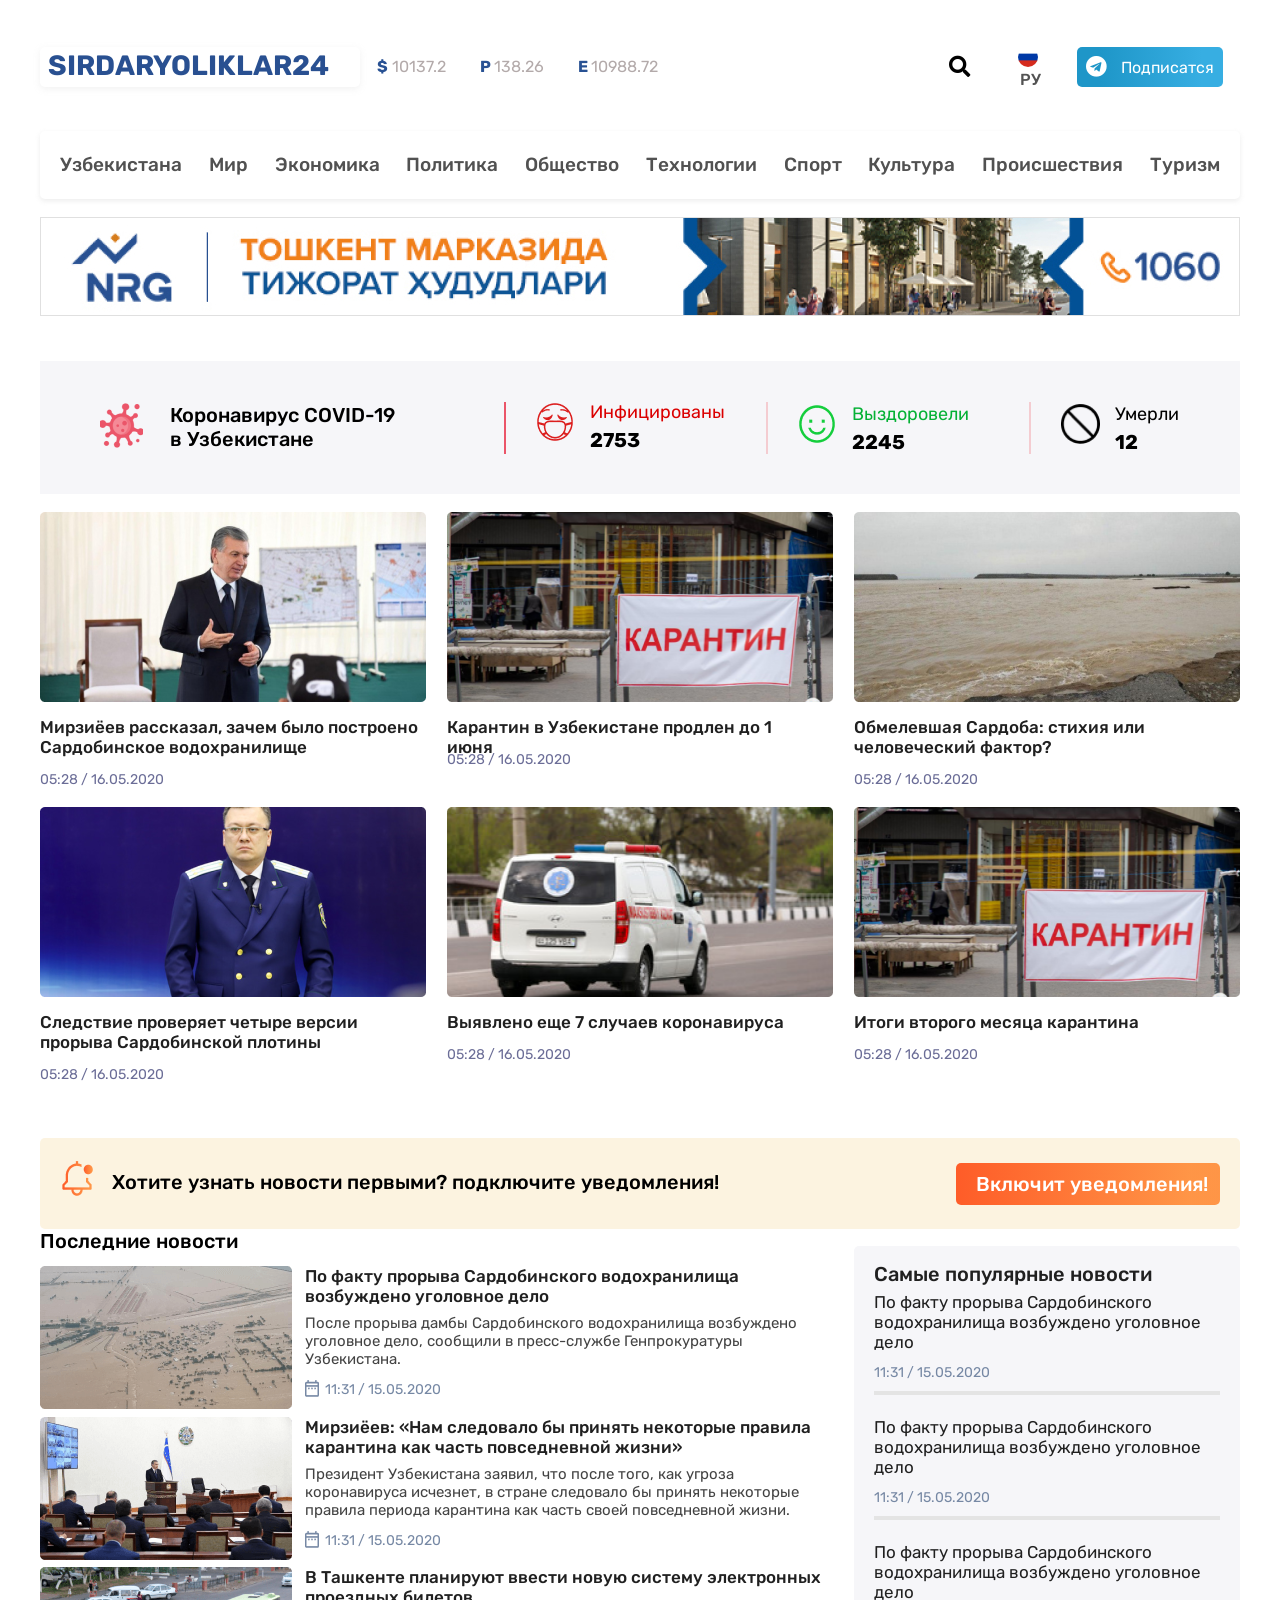
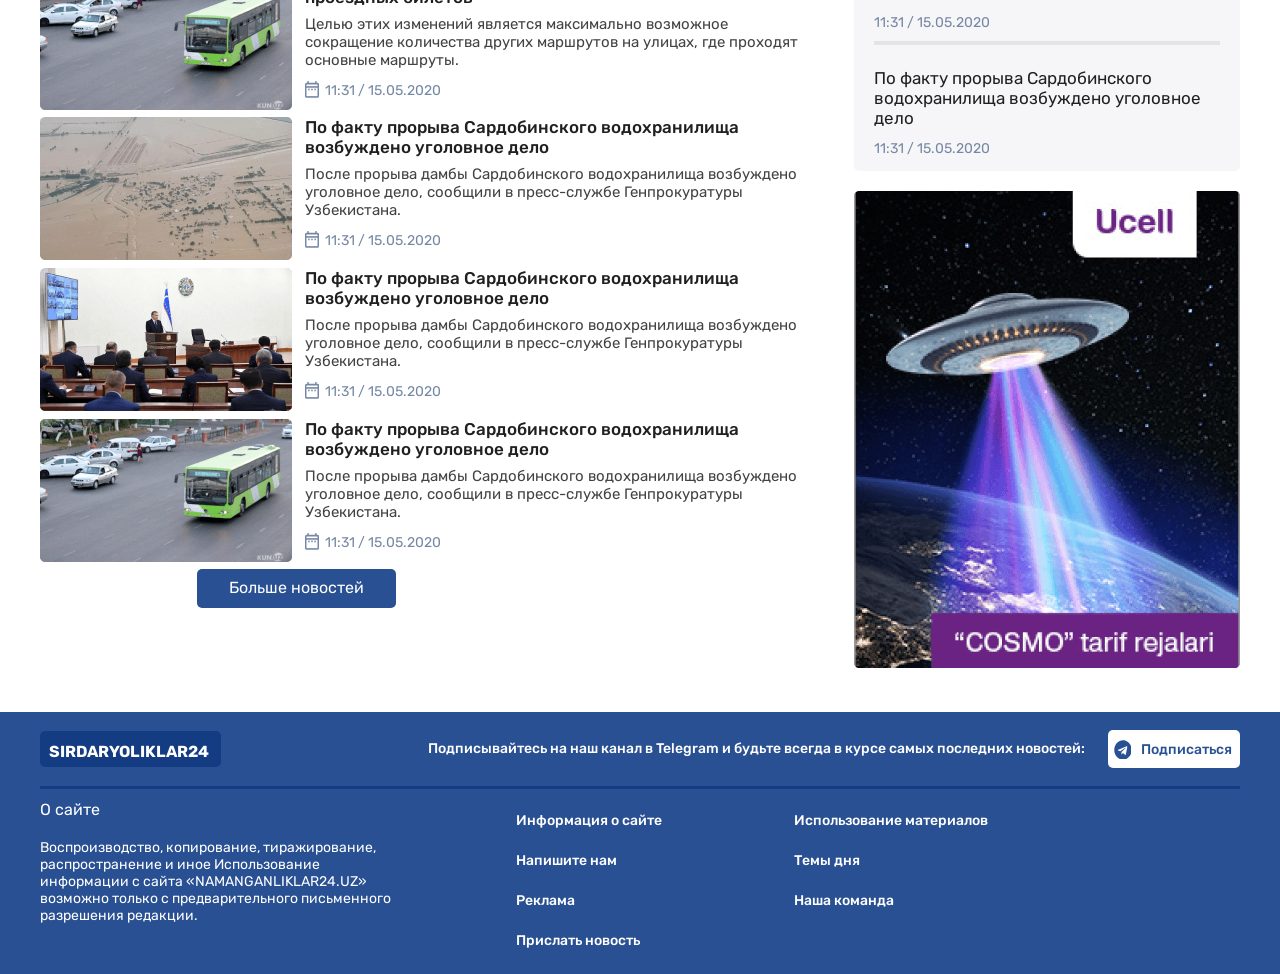
<file: index.html>
<!DOCTYPE html>
<html lang="en">
<head>
    <meta charset="UTF-8">
    <meta http-equiv="X-UA-Compatible" content="IE=edge">
    <meta name="viewport" content="width=device-width, initial-scale=1.0">
    <title>Sirdaryoliklar24</title>
    <link rel="preconnect" href="https://fonts.gstatic.com">
    <link href="https://fonts.googleapis.com/css2?family=Rubik:wght@400;500&display=swap" rel="stylesheet">
    <link rel="stylesheet" href="https://cdnjs.cloudflare.com/ajax/libs/font-awesome/5.15.3/css/all.min.css" integrity="sha512-iBBXm8fW90+nuLcSKlbmrPcLa0OT92xO1BIsZ+ywDWZCvqsWgccV3gFoRBv0z+8dLJgyAHIhR35VZc2oM/gI1w==" crossorigin="anonymous" referrerpolicy="no-referrer" />
    <link rel="stylesheet" href="./css/normilze.css">
    <link rel="stylesheet" href="./css/main.css">
</head>
<body>
    <header>
        <div class="header">
            <div class="container">
                <div class="box">
                    <div class="box__left left">
                        <a class="left__link" href="#">SIRDARYOLIKLAR24</a>
                        <p class="left__lorem"><span class="left__span">$</span> 10137.2</p>
                        <p class="left__lorem"><span class="left__span">P </span>138.26 </p>
                        <p class="left__lorem"><span class="left__span">E </span>10988.72</p>
                    </div>
                    <div class="box__right right">
                        <button class="right__button" type="submit">
                            <i class="fas fa-search  fa-lg"></i>
                        </button>
                        <button class="right__button-logo button-logo" type="submit">
                            <img class="button-logo__img" src="./img/Group1.png" style="border-radius: 50%;" alt="image">
                            <span class="button-logo__text">РУ</span>
                        </button>
                        <button class="right__button-box " type="submit">
                            <i class="fab fa-telegram fa-lg"></i>
                            Подписатся</button>

                            <div class="modal__window">
                                <!-- <button class="show">Подписаться</button> -->
                                <div class="modal">
                                    <div class="modal-window">
                                        <p class="modal__text">
                                            Подписывайтесь на наш канал в Telegram и будьте всегда в курсе самых последних новостей:</p>
                                        <button class="modal__btn"><a href="#" class="modal__link">Подписаться</a></button>
                                        <button class="btn-close"><img src="./img/emojione_heavy-multiplication-x.svg" alt="X"></button>
                                    </div>
                                </div>
                            </div>
                    </div>

                </div>
                <div class="menu-logo menu-logo">
                    <ul class="menu__logo__menu menu">
                        <li class="menu__iytms"><a class="menu__link" href="write.html">Узбекистана</a></li>
                        <li class="menu__iytms"><a class="menu__link" href="#">Мир</a></li>
                        <li class="menu__iytms"><a class="menu__link" href="#">Экономика</a></li>
                        <li class="menu__iytms"><a class="menu__link" href="./politika.html">Политика</a></li>
                        <li class="menu__iytms"><a class="menu__link" href="#">Общество</a></li>
                        <li class="menu__iytms"><a class="menu__link" href="#">Технологии</a></li>
                        <li class="menu__iytms"><a class="menu__link" href="#">Спорт</a></li>
                        <li class="menu__iytms"><a class="menu__link" href="#">Культура</a></li>
                        <li class="menu__iytms"><a class="menu__link" href="#">Происшествия</a></li>
                        <li class="menu__iytms"><a class="menu__link" href="#">Туризм</a></li>
                    </ul>
                </div>
                <div class="img-logo">
                    <a href="https://google.com" target="_blank">
                        <img src="./img/nrg-banner2.jpg" alt="reklama">
                    </a>
                </div>
            </div>
        </div>
    </header>

    <main class="main">
        <section>
            <div class=" container diplay bg">
                <div class="box1">
                    <p class="box_text"> Коронавирус COVID-19 в Узбекистане</p>
                </div>
                <div class="box2">
                    <p class="box_text"> Инфицированы</p>
                    <span class="span">2753</span>
                </div>
                <div class="box3">
                    <p class="box_text"> Выздоровели</p>
                    <span class="span"> 2245</span>
                </div>
                <div class="box4">
                    <p class="box_text"> Умерли</p>
                    <span class="span">12</span>
                </div>
            </div>
        </section>

        <section>
            <div class="container diplay">
                <div class="widget">
                    <a class="link" href="https://www.google.ru/" target="_blank">
                        <img class="widget_img" src="img/prezident.png" alt="prezident">
                        <p class="widget_paragirif">Мирзиёев рассказал, зачем было построено Сардобинское водохранилище</p>
                        <span class=" widget_span">05:28 / 16.05.2020</span>
                    </a>
                </div>
                <div class="widget1">
                    <a class="link" href="https://www.google.ru/" target="_blank">
                        <img class="widget_img" src="img/karantin.png" alt="prezident">
                        <p class="widget_paragirifff">Карантин в Узбекистане продлен до 1 июня</p>
                        <span class="widget_span">05:28 / 16.05.2020</span>
                    </a>
                </div>
                <div class="widget">
                    <a class="link" href="https://www.google.ru/" target="_blank">
                        <img class="widget_img" src="img/sardoba.png" alt="prezident">
                        <p class="widget_paragirif">Обмелевшая Сардоба: стихия или человеческий фактор?</p>
                        <span class=" widget_span">05:28 / 16.05.2020</span>
                    </a>
                </div>
                <div class="widget">
                    <a class="link" href="https://www.google.ru/" target="_blank">
                        <img class="widget_img" src="img/prokuror.png" alt="prezident">
                        <p class="widget_paragirif">Следствие проверяет четыре версии прорыва Сардобинской плотины</p>
                        <span class=" widget_span">05:28 / 16.05.2020</span>
                    </a>
                </div>
                <div class="widget1">
                    <a class="link" href="https://www.google.ru/" target="_blank">
                        <img class="widget_img" src="img/tez-yordam.png" alt="prezident">
                        <p class="widget_paragirifff">Выявлено еще 7 случаев коронавируса</p>
                        <span class=" widget_span">05:28 / 16.05.2020</span>
                    </a>
                </div>
                <div class="widget1">
                    <a class="link" href="https://www.google.ru/">
                        <img class="widget_img" src="img/karantin.png" alt="prezident">
                        <p class="widget_paragirifff">Итоги второго месяца карантина</p>
                        <span class=" widget_span">05:28 / 16.05.2020</span>
                    </a>
                </div>
            </div>
            <div class="container2">
                <p class="container2_text"> Хотите узнать новости первыми? подключите уведомления!</p>
                <button class="buuton" type="submit">Включит уведомления!</button>
            </div>
        </section>

        <section class="last-news">
            <div class="container">
                <h3 class="last-news__title">
                    Последние новости
                </h3>
                <div class="wrapper">
                    <div class="ls-wrapper">
                        <div class="info-1">
                            <a href="#">
                                <h4 class="info-1__title">По факту прорыва Сардобинского водохранилища возбуждено уголовное дело</h4>
                                <p class="info-1__text">После прорыва дамбы Сардобинского водохранилища возбуждено уголовное дело, сообщили в пресс-службе Генпрокуратуры Узбекистана.
                                </p>
                            </a>
                            <time class="info-1__time">11:31 / 15.05.2020</time>
                        </div>
                        <div class="info-2">
                            <a href="#">
                                <h4 class="info-2__title">Мирзиёев: «Нам следовало бы принять некоторые правила карантина как часть повседневной жизни»</h4>
                                <p class="info-2__text">Президент Узбекистана заявил, что после того, как угроза коронавируса исчезнет, в стране следовало бы принять некоторые правила периода карантина как часть своей повседневной жизни.
                                </p>
                            </a>
                            <time class="info-2__time">11:31 / 15.05.2020</time>
                        </div>
                        <div class="info-3">
                            <a href="#">
                                <h4 class="info-3__title">В Ташкенте планируют ввести новую систему электронных проездных билетов
                                </h4>
                                <p class="info-3__text">Целью этих изменений является максимально возможное сокращение количества других маршрутов на улицах, где проходят основные маршруты.</p>
                            </a>
                            <time class="info-3__time">11:31 / 15.05.2020</time>
                        </div>
                        <div class="info-1">
                            <a href="#">
                                <h4 class="info-1__title">
                                    По факту прорыва Сардобинского водохранилища
                                    возбуждено уголовное дело</h4>
                                <p class="info-1__text">После прорыва дамбы Сардобинского водохранилища возбуждено уголовное дело, сообщили в пресс-службе Генпрокуратуры Узбекистана.
                                </p>
                            </a>
                            <time class="info-1__time">11:31 / 15.05.2020</time>
                        </div>
                        <div class="info-2">
                            <a href="#">
                                <h4 class="info-2__title"> По факту прорыва Сардобинского водохранилища возбуждено уголовное дело</h4>
                                <p class="info-2__text">После прорыва дамбы Сардобинского водохранилища возбуждено уголовное дело, сообщили в пресс-службе Генпрокуратуры Узбекистана. </p>
                            </a>
                            <time class="info-2__time">11:31 / 15.05.2020</time>
                        </div>
                        <div class="info-3">
                            <a href="#">
                                <h4 class="info-3__title">По факту прорыва Сардобинского водохранилища возбуждено уголовное дело</h4>
                                <p class="info-3__text">После прорыва дамбы Сардобинского водохранилища возбуждено уголовное дело, сообщили в пресс-службе Генпрокуратуры Узбекистана.
                                </p>
                            </a>
                            <time class="info-3__time">11:31 / 15.05.2020</time>
                        </div>
                        <p class="ls-wrapper__link">
                            <a class="ls-link__item" href="#">Больше новостей</a>
                        </p>
                    </div>
                    <acide>
                        <div class="rs-wrapper">
                            <h3 class="rs__title">Cамые популярные новости</h3>
                            <div class="best-info">
                                <p class="best-info__text">
                                    <a href="#">По факту прорыва Сардобинского водохранилища возбуждено уголовное дело</a>
                                </p>
                                <time class="best-info__time">11:31 / 15.05.2020</time>
                            </div>
                            <div class="best-info">
                                <p class="best-info__text"><a href="#">По факту прорыва Сардобинского водохранилища возбуждено уголовное дело</a></p>
                                <time class="best-info__time">11:31 / 15.05.2020</time>
                            </div>
                            <div class="best-info">
                                <p class="best-info__text"><a href="#">По факту прорыва Сардобинского водохранилища возбуждено уголовное дело</a></p>
                                <time class="best-info__time">11:31 / 15.05.2020</time>
                            </div>
                            <div class="best-info">
                                <p class="best-info__text"><a href="#">По факту прорыва Сардобинского водохранилища возбуждено уголовное дело</a></p>
                                <time class="best-info__time-plus">11:31 / 15.05.2020</time>
                            </div>
                        </div>
                        <a href="https://ucell.uz" target="_blank">
                            <img class="best-info__image" src="./img/41ucell.png" srcset="./img/41ucell.png 1x, ./img/41ucell@2x.png 2x" alt="ucell">
                        </a>
                    </acide>
                </div>
            </div>
        </section>
    </main>


    <footer class="footer">
        <div class="footer__container">
            <div class="footer__up">
                <h2 class="footer__heading">SIRDARYOLIKLAR24</h2>
                <p class="footer__text">Подписывайтесь на наш канал в Telegram и будьте всегда в курсе самых последних новостей:</p>
                <button class="btn"><a href="#" class="footer__link">Подписаться</a></button>
            </div>
            <hr class="footer__line">
            <div class="footer__down">
                <div class="info">
                    <p class="info__text">О сайте</p>
                    <p class="text">Воспроизводство, копирование, тиражирование, распространение и иное Использование информации с сайта «NAMANGANLIKLAR24.UZ» возможно только с предварительного письменного разрешения редакции.</p>
                </div>
                <div class="footer__text">
                    <ul class="footer__menu">
                        <li><a class="menu__link" href="#">Информация о сайте </a></li>
                        <li><a class="menu__link" href="./cantacts.html">Напишите нам</a></li>
                        <li><a class="menu__link" href="#">Реклама </a></li>
                        <li><a class="menu__link" href="#">Прислать новость </a></li>
                    </ul>
                </div>
                <div class="footer__text">
                    <ul class="footer__menu">
                        <li><a class="menu__link" href="#">Использование материалов </a></li>
                        <li><a class="menu__link" href="#">Темы дня</a></li>
                        <li><a class="menu__link" href="#">Наша команда</a></li>
                </div>
            </div>
    
        </div>
    
    </footer>
</body>
</html>
</file>
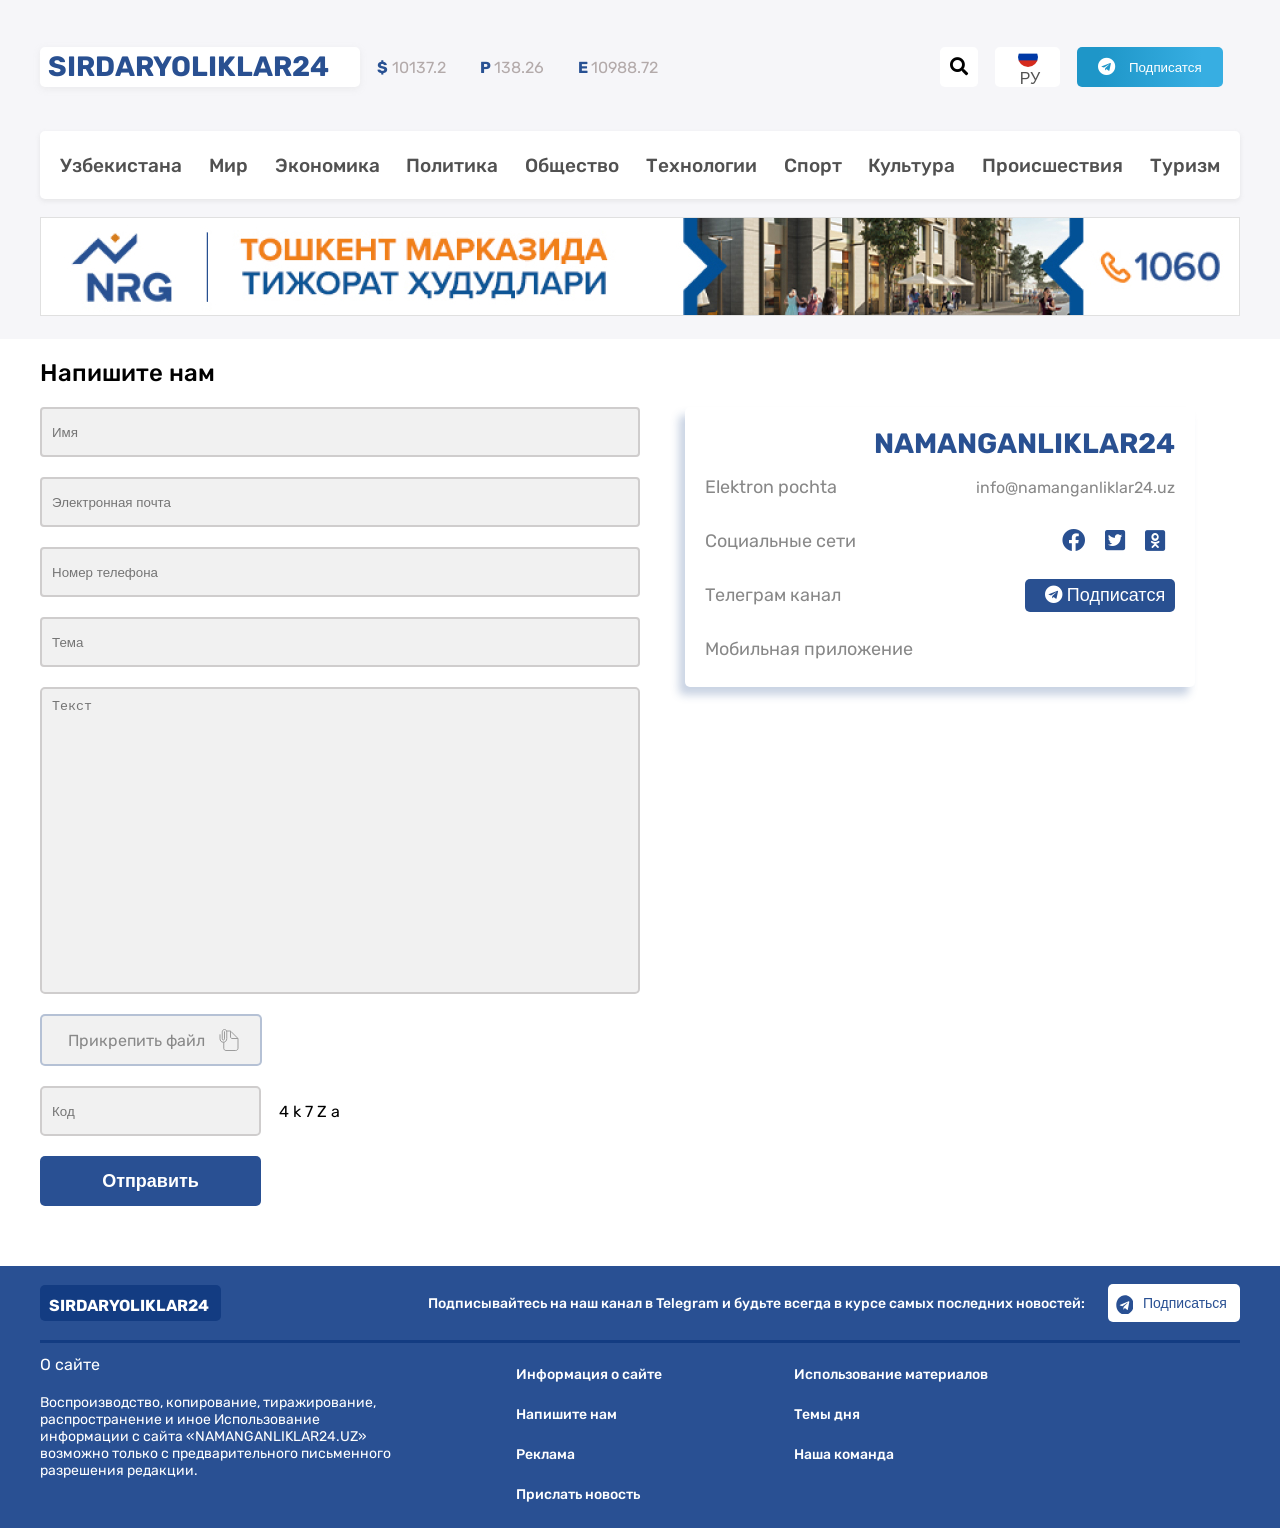
<file: cantacts.html>
<!DOCTYPE html>
<html lang="en">

<head>
    <meta charset="UTF-8">
    <meta http-equiv="X-UA-Compatible" content="IE=edge">
    <meta name="viewport" content="width=device-width, initial-scale=1.0">
    <title>Contacts</title>
    <link rel="preconnect" href="https://fonts.gstatic.com">
    <link href="https://fonts.googleapis.com/css2?family=Rubik:wght@500&display=swap" rel="stylesheet">
    <link rel="stylesheet" href="https://cdnjs.cloudflare.com/ajax/libs/font-awesome/5.15.3/css/all.min.css"
        integrity="sha512-iBBXm8fW90+nuLcSKlbmrPcLa0OT92xO1BIsZ+ywDWZCvqsWgccV3gFoRBv0z+8dLJgyAHIhR35VZc2oM/gI1w=="
        crossorigin="anonymous" referrerpolicy="no-referrer" />
    <link rel="stylesheet" href="./css/main.css">
</head>

<body>
    <header>
        <div class="header header__bg">
            <div class="container">
                <div class="box">
                    <div class="box__left left">
                        <a class="left__link" href="index.html">SIRDARYOLIKLAR24</a>
                        <p class="left__lorem"><span class="left__span">$</span> 10137.2</p>
                        <p class="left__lorem"><span class="left__span">P </span>138.26 </p>
                        <p class="left__lorem"><span class="left__span">E </span>10988.72</p>
                    </div>
                    <div class="box__right right">
                        <button class="right__button" type="submit">
                            <i class="fas fa-search  fa-lg"></i>
                        </button>
                        <button class="right__button-logo button-logo" type="submit">
                            <img class="button-logo__img" src="./img/Group1.png" style="border-radius: 50%;" alt="image">
                            <span class="button-logo__text">РУ</span>
                        </button>
                        <button class="right__button-box " type="submit">
                            <i class="fab fa-telegram fa-lg"></i>
                            Подписатся</button>
    
                        <div class="modal__window">
                            <!-- <button class="show">Подписаться</button> -->
                            <div class="modal">
                                <div class="modal-window">
                                    <p class="modal__text">
                                        Подписывайтесь на наш канал в Telegram и будьте всегда в курсе самых последних
                                        новостей:</p>
                                    <button class="modal__btn"><a href="#" class="modal__link">Подписаться</a></button>
                                    <button class="btn-close"><img src="./img/emojione_heavy-multiplication-x.svg"
                                            alt="X"></button>
                                </div>
                            </div>
                        </div>
                    </div>
    
                </div>
                <div class="menu-logo menu-logo">
                    <ul class="menu__logo__menu menu">
                        <li class="menu__iytms"><a class="menu__link" href="#">Узбекистана</a></li>
                        <li class="menu__iytms"><a class="menu__link" href="#">Мир</a></li>
                        <li class="menu__iytms"><a class="menu__link" href="#">Экономика</a></li>
                        <li class="menu__iytms"><a class="menu__link" href="./politika.html">Политика</a></li>
                        <li class="menu__iytms"><a class="menu__link" href="#">Общество</a></li>
                        <li class="menu__iytms"><a class="menu__link" href="#">Технологии</a></li>
                        <li class="menu__iytms"><a class="menu__link" href="#">Спорт</a></li>
                        <li class="menu__iytms"><a class="menu__link" href="#">Культура</a></li>
                        <li class="menu__iytms"><a class="menu__link" href="#">Происшествия</a></li>
                        <li class="menu__iytms"><a class="menu__link" href="#">Туризм</a></li>
                    </ul>
                </div>
                <div class="img-logo">
                    <a href="https://google.com" target="_blank">
                        <img src="./img/nrg-banner2.jpg" alt="reklama">
                    </a>
                </div>
            </div>
        </div>
    </header>

    <main>
        <section class="registretion">
            <h1 class="registretion__title container">Напишите нам</h1>
            <div class="container">
                <form class="registretion__form-group form-group" action="https://htmlacademy.ru/" method="POST">
                    <input required type="text" name="Name" class="form-group__inpud" placeholder="Имя">
                    <input required type="email" name="Email" class="form-group__inpud" placeholder="Электронная почта">
                    <input required type="tel" name="Phone number" class="form-group__inpud" placeholder="Номер телефона">
                    <input required type="text" name="Subject" class="form-group__inpud" placeholder="Тема">
                    <textarea required name="text" class="form-group__textarea" placeholder="Текст"></textarea>
                    <div class="file">
                        <input class="input" name="file" type="file" id="file__btn">
                        <label class="label" for="file__btn">Прикрепить файл</label>
                    </div>
                    <div class="input__password">
                        <input required type="password" name="password" class="form-group__password" id="password"
                            placeholder="Код">
                        <label class="label__password" for="password">4 k 7 Z a</label>
                    </div>
                    <button type="submit" class="form-group__btn">Отправить</button>
                </form>

                <div class="registretion__section section">
                    <div class="section__content content">
                        <h3 class="content__title">Namanganliklar24</h3>
                        <div class="content__item">
                            <p class="content__item-text">Elektron pochta</p>
                            <a href="#" class="content__item-link">info@namanganliklar24.uz</a>
                        </div>
                        <div class="content__item">
                            <p class="content__item-text">Социальные сети</p>
                            <div class="content__item-icons">
                                <a href="#"><span class="fab fa-facebook icon"></span></a>
                                <a href="#"><span class="fab fa-twitter-square icon"></span></a>
                                <a href="#"><span class="fab fa-odnoklassniki-square icon"></span></a>
                            </div>
                        </div>
                        <div class="content__item">
                            <p class="content__item-text">Телеграм канал</p>
                            <button type="submit" class="content__item-btn"><i class="fab fa-telegram"></i> Подписатся
                                </i></button>
                        </div>
                        <div class="content__item">
                            <p class="content__item-text">Мобильная приложение</p>
                        </div>
                    </div>
                </div>
            </div>
        </section>
    </main>

    <footer class="footer">
        <div class="footer__container">
            <div class="footer__up">
                <a href="index.html" class="footer__heading">SIRDARYOLIKLAR24</a>
                <p class="footer__text">Подписывайтесь на наш канал в Telegram и будьте всегда в курсе самых последних новостей:</p>
                <button class="btn"><a href="#" class="footer__link">Подписаться</a></button>
            </div>
            <hr class="footer__line">
            <div class="footer__down">
                <div class="info">
                    <p class="info__text">О сайте</p>
                    <p class="text">Воспроизводство, копирование, тиражирование, распространение и иное Использование информации с сайта «NAMANGANLIKLAR24.UZ» возможно только с предварительного письменного разрешения редакции.</p>
                </div>
                <div class="footer__text">
                    <ul class="footer__menu">
                        <li><a class="menu__link" href="#">Информация о сайте </a></li>
                        <li><a class="menu__link" href="./cantacts.html">Напишите нам</a></li>
                        <li><a class="menu__link" href="#">Реклама </a></li>
                        <li><a class="menu__link" href="#">Прислать новость </a></li>
                    </ul>
                </div>
                <div class="footer__text">
                    <ul class="footer__menu">
                        <li><a class="menu__link" href="#">Использование материалов </a></li>
                        <li><a class="menu__link" href="#">Темы дня</a></li>
                        <li><a class="menu__link" href="#">Наша команда</a></li>
                </div>
            </div>
    
        </div>
    </footer>
</body>
</html>
</file>
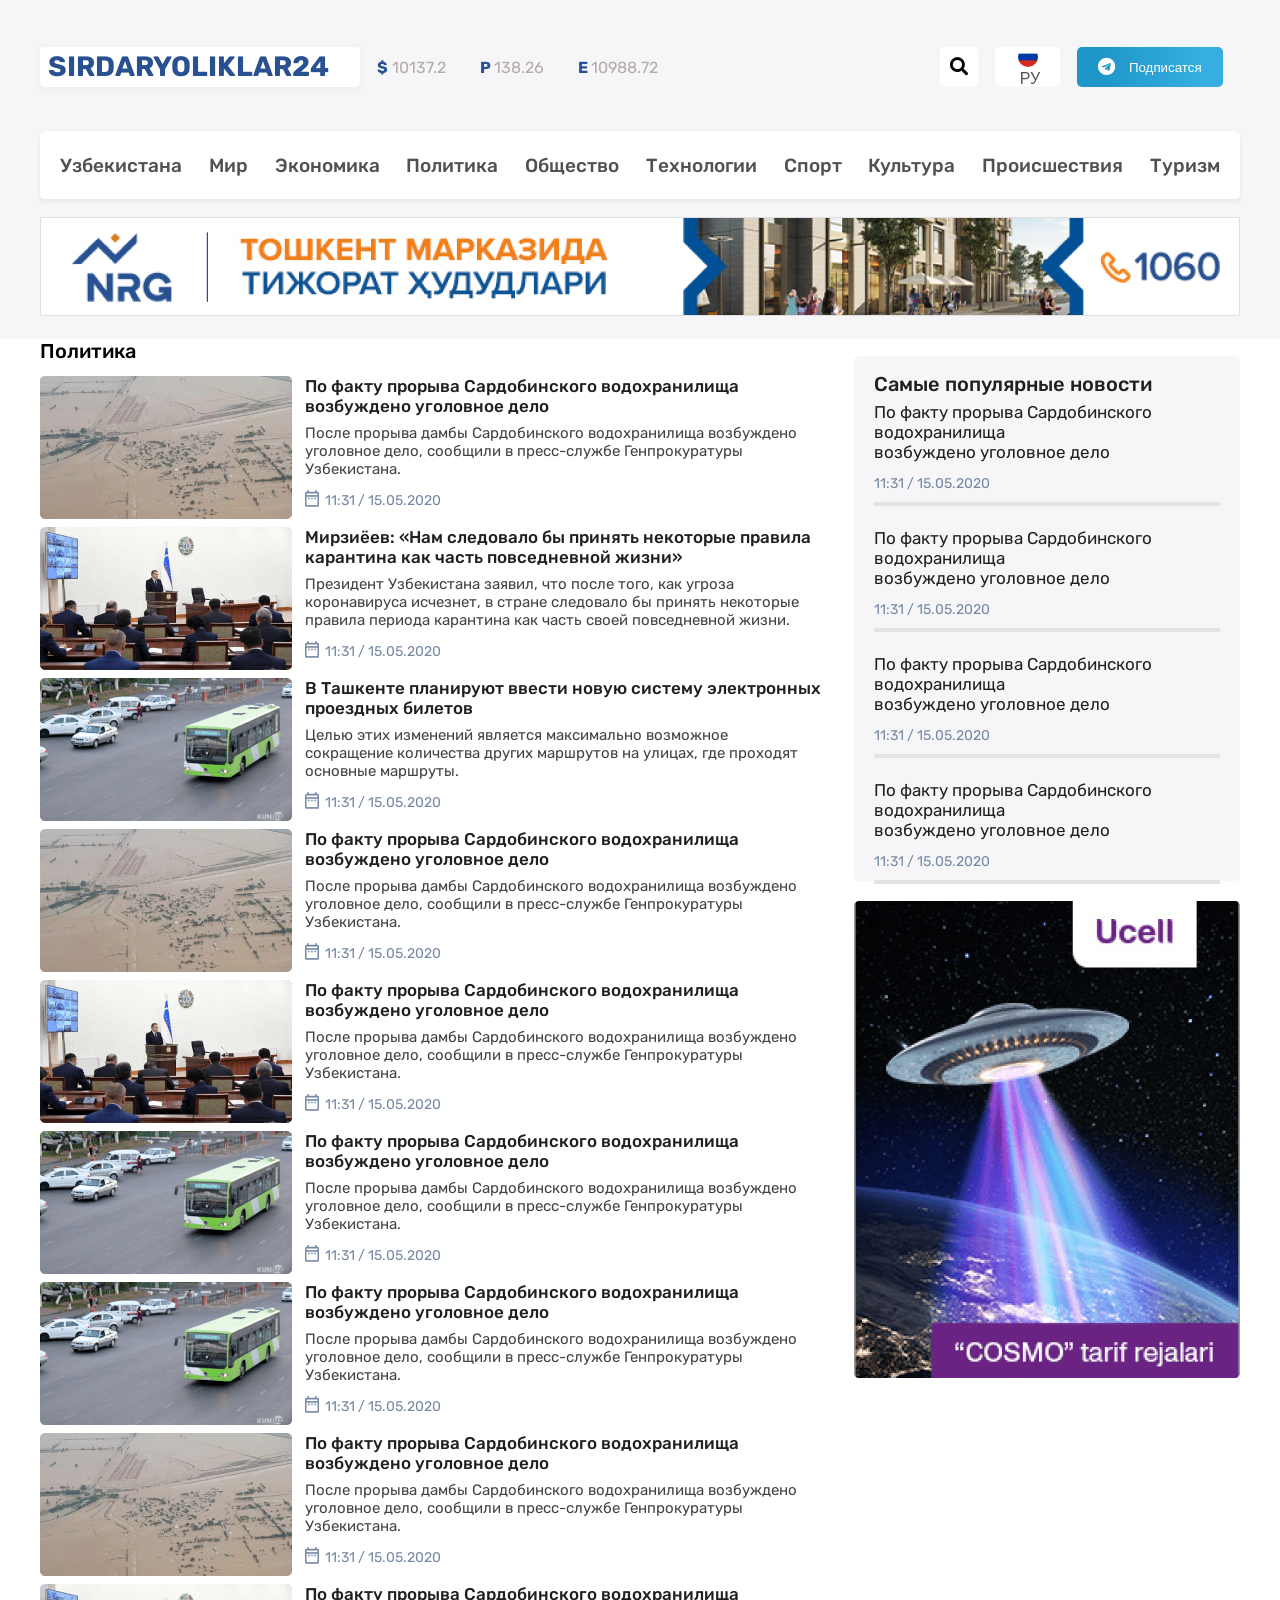
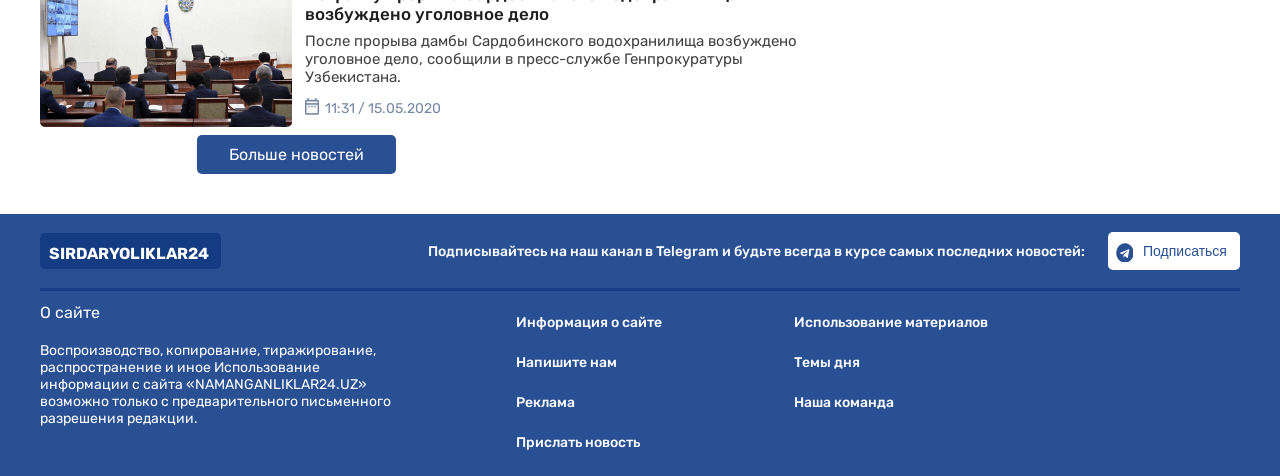
<file: politika.html>
<!DOCTYPE html>
<html lang="en">

<head>
    <meta charset="UTF-8">
    <meta http-equiv="X-UA-Compatible" content="IE=edge">
    <meta name="viewport" content="width=device-width, initial-scale=1.0">
    <title>politika</title>
    <link rel="preconnect" href="https://fonts.gstatic.com">
    <link href="https://fonts.googleapis.com/css2?family=Rubik:wght@400;500&display=swap" rel="stylesheet">
    <link rel="stylesheet" href="https://cdnjs.cloudflare.com/ajax/libs/font-awesome/5.15.3/css/all.min.css" integrity="sha512-iBBXm8fW90+nuLcSKlbmrPcLa0OT92xO1BIsZ+ywDWZCvqsWgccV3gFoRBv0z+8dLJgyAHIhR35VZc2oM/gI1w=="crossorigin="anonymous" referrerpolicy="no-referrer">
    <link rel="stylesheet" href="./css/main.css">
</head>

<body>
    <header>
        <div class="header header__bg">
            <div class="container">
                <div class="box">
                    <div class="box__left left">
                        <a class="left__link" href="index.html">SIRDARYOLIKLAR24</a>
                        <p class="left__lorem"><span class="left__span">$</span> 10137.2</p>
                        <p class="left__lorem"><span class="left__span">P </span>138.26 </p>
                        <p class="left__lorem"><span class="left__span">E </span>10988.72</p>
                    </div>
                    <div class="box__right right">
                        <button class="right__button" type="submit">
                            <i class="fas fa-search  fa-lg"></i>
                        </button>
                        <button class="right__button-logo button-logo" type="submit">
                            <img class="button-logo__img" src="./img/Group1.png" style="border-radius: 50%;"
                                alt="image">
                            <span class="button-logo__text">РУ</span>
                        </button>
                        <button class="right__button-box " type="submit">
                            <i class="fab fa-telegram fa-lg"></i>
                            Подписатся</button>

                        <div class="modal__window">
                            <!-- <button class="show">Подписаться</button> -->
                            <div class="modal">
                                <div class="modal-window">
                                    <p class="modal__text">
                                        Подписывайтесь на наш канал в Telegram и будьте всегда в курсе самых последних новостей:</p>
                                    <button class="modal__btn"><a href="#" class="modal__link">Подписаться</a></button>
                                    <button class="btn-close"><img src="./img/emojione_heavy-multiplication-x.svg"
                                            alt="X"></button>
                                </div>
                            </div>
                        </div>
                    </div>

                </div>
                <div class="menu-logo menu-logo">
                    <ul class="menu__logo__menu menu">
                        <li class="menu__iytms"><a class="menu__link" href="#">Узбекистана</a></li>
                        <li class="menu__iytms"><a class="menu__link" href="#">Мир</a></li>
                        <li class="menu__iytms"><a class="menu__link" href="#">Экономика</a></li>
                        <li class="menu__iytms"><a class="menu__link" href="./politika.html">Политика</a></li>
                        <li class="menu__iytms"><a class="menu__link" href="#">Общество</a></li>
                        <li class="menu__iytms"><a class="menu__link" href="#">Технологии</a></li>
                        <li class="menu__iytms"><a class="menu__link" href="#">Спорт</a></li>
                        <li class="menu__iytms"><a class="menu__link" href="#">Культура</a></li>
                        <li class="menu__iytms"><a class="menu__link" href="#">Происшествия</a></li>
                        <li class="menu__iytms"><a class="menu__link" href="#">Туризм</a></li>
                    </ul>
                </div>
                <div class="img-logo">
                    <a href="https://google.com" target="_blank">
                        <img src="./img/nrg-banner2.jpg" alt="reklama">
                    </a>
                </div>
            </div>
        </div>
    </header>

    <section class="last-news">
        <div class="container">
            <h3 class="last-news__title">
                Политика
            </h3>
            <div class="wrapper">
                <div class="ls-wrapper">
                    <div href="#" class="info-1">
                        <a href="write.html" target="blank" class="link">
                            <h4 class="info-1__title">
                                По факту прорыва Сардобинского водохранилища возбуждено уголовное дело
                            </h4>
                        </a>
                        <p class="info-1__text">После прорыва дамбы Сардобинского водохранилища возбуждено уголовное дело, сообщили в пресс-службе Генпрокуратуры Узбекистана.
                        </p>
                        <time class="info-1__time">11:31 / 15.05.2020</time>
                    </div>
                    <div class="info-2">
                        <a href="#" target="blank" class="link">
                            <h4 class="info-2__title">
                                Мирзиёев: «Нам следовало бы принять некоторые правила карантина как часть повседневной жизни»
                            </h4>
                        </a>
                        <p class="info-2__text">Президент Узбекистана заявил, что после того, как угроза коронавируса исчезнет, в стране следовало бы принять некоторые правила периода карантина как часть своей повседневной жизни.
                        </p>
                        <time class="info-2__time">11:31 / 15.05.2020</time>
                    </div>
                    <div class="info-3">
                        <a href="#" target="_blank" class="link">
                            <h4 class="info-3__title">
                                В Ташкенте планируют ввести новую систему электронных проездных билетов
                            </h4>
                        </a>
                        <p class="info-3__text">Целью этих изменений является максимально возможное сокращение количества других маршрутов на улицах, где проходят основные маршруты.</p>
                        <time class="info-3__time">11:31 / 15.05.2020</time>
                    </div>
                    <div class="info-1">
                        <a href="#" target="blank" class="link">
                            <h4 class="info-1__title">
                                По факту прорыва Сардобинского водохранилища возбуждено уголовное дело
                            </h4>
                        </a>
                        <p class="info-1__text">После прорыва дамбы Сардобинского водохранилища возбуждено уголовное дело, сообщили в пресс-службе Генпрокуратуры Узбекистана.
                        </p>
                        <time class="info-1__time">11:31 / 15.05.2020</time>
                    </div>
                    <div class="info-2">
                        <a href="#" target="blank" class="link">
                            <h4 class="info-2__title">
                                По факту прорыва Сардобинского водохранилища возбуждено уголовное дело
                            </h4>
                        </a>
                        <p class="info-2__text">После прорыва дамбы Сардобинского водохранилища возбуждено уголовное дело, сообщили в пресс-службе Генпрокуратуры Узбекистана.
                        </p>
                        <time class="info-2__time">11:31 / 15.05.2020</time>
                    </div>
                    <div class="info-3">
                        <a href="#" target="blank" class="link">
                            <h4 class="info-3__title">
                                По факту прорыва Сардобинского водохранилища возбуждено уголовное дело
                            </h4>
                        </a>
                        <p class="info-3__text">После прорыва дамбы Сардобинского водохранилища возбуждено уголовное дело, сообщили в пресс-службе Генпрокуратуры Узбекистана.
                        </p>
                        <time class="info-3__time">11:31 / 15.05.2020</time>
                    </div>
    
                    <div class="info-3">
                        <a href="#" target="blank" class="link">
                            <h4 class="info-3__title">
                                По факту прорыва Сардобинского водохранилища возбуждено уголовное дело
                            </h4>
                        </a>
                        <p class="info-3__text">После прорыва дамбы Сардобинского водохранилища возбуждено уголовное дело, сообщили в пресс-службе Генпрокуратуры Узбекистана.
                        </p>
                        <time class="info-3__time">11:31 / 15.05.2020</time>
                    </div>
                    <div class="info-1">
                        <a href="#" target="blank" class="link">
                            <h4 class="info-1__title">
                                По факту прорыва Сардобинского водохранилища возбуждено уголовное дело
                            </h4>
                        </a>
                        <p class="info-1__text">После прорыва дамбы Сардобинского водохранилища возбуждено уголовное дело, сообщили в пресс-службе Генпрокуратуры Узбекистана.
                        </p>
                        <time class="info-1__time">11:31 / 15.05.2020</time>
                    </div>
                    <div class="info-2">
                        <a href="#" target="blank" class="link">
                            <h4 class="info-2__title">
                                По факту прорыва Сардобинского водохранилища возбуждено уголовное дело
                            </h4>
                        </a>
                        <p class="info-2__text">После прорыва дамбы Сардобинского водохранилища возбуждено уголовное дело, сообщили в пресс-службе Генпрокуратуры Узбекистана.
                        </p>
                        <time class="info-2__time">11:31 / 15.05.2020</time>
                    </div>
                    <p class="ls-wrapper__link"><a href="#" class="ls-link__item">Больше новостей</a></p>
                </div>
                <acide>
                    <div class="rs-wrapper">
                        <h3 class="rs__title">Cамые популярные новости</h3>
                        <div class="best-info">
                            <p class="best-info__text"><a href="#" target="blank" class="link">
                                    По факту прорыва Сардобинского<br>водохранилища<br>
                                    возбуждено уголовное дело
                                </a></p>
                            <time class="best-info__time">11:31 / 15.05.2020</time>
                        </div>
                        <div class="best-info">
                            <p class="best-info__text"><a href="#" target="blank" class="link">
                                    По факту прорыва Сардобинского<br>водохранилища<br>
                                    возбуждено уголовное дело
                                </a></p>
                            <time class="best-info__time">11:31 / 15.05.2020</time>
                        </div>
                        <div class="best-info">
                            <p class="best-info__text"><a href="#" target="blank" class="link">
                                    По факту прорыва Сардобинского<br>водохранилища<br>
                                    возбуждено уголовное дело
                                </a></p>
                            <time class="best-info__time">11:31 / 15.05.2020</time>
                        </div>
                        <div class="best-info">
                            <p class="best-info__text"><a href="#" target="blank" class="link">
                                    По факту прорыва Сардобинского<br>водохранилища<br>
                                    возбуждено уголовное дело
                                </a></p>
                            <time class="best-info__time">11:31 / 15.05.2020</time>
                        </div>
                    </div>
                    <a href="https://ucell.uz" target="blank"><img class="best-info__image" src="./img/41ucell.png"
                            srcset="./img/41ucell.png 1x, ./img/41ucell@2x.png 2x" alt="ucell"></a>
                </acide>
            </div>
        </div>
    </section>

    <footer class="footer">
        <div class="footer__container">
            <div class="footer__up">
                <a href="index.html" class="footer__heading">SIRDARYOLIKLAR24</a>
                <p class="footer__text">Подписывайтесь на наш канал в Telegram и будьте всегда в курсе самых последних
                    новостей:</p>
                <button class="btn"><a href="#" class="footer__link">Подписаться</a></button>
            </div>
            <hr class="footer__line">
            <div class="footer__down">
                <div class="info">
                    <p class="info__text">О сайте</p>
                    <p class="text">Воспроизводство, копирование, тиражирование, распространение и иное Использование информации с сайта «NAMANGANLIKLAR24.UZ» возможно только с предварительного письменного разрешения редакции.</p>
                </div>
                <div class="footer__text">
                    <ul class="footer__menu">
                        <li><a class="menu__link" href="#">Информация о сайте </a></li>
                        <li><a class="menu__link" href="cantacts.html">Напишите нам</a></li>
                        <li><a class="menu__link" href="#">Реклама </a></li>
                        <li><a class="menu__link" href="#">Прислать новость </a></li>
                    </ul>
                </div>
                <div class="footer__text">
                    <ul class="footer__menu">
                        <li><a class="menu__link" href="#">Использование материалов </a></li>
                        <li><a class="menu__link" href="#">Темы дня</a></li>
                        <li><a class="menu__link" href="#">Наша команда</a></li>
                </div>
            </div>
    
        </div>
    
    </footer>
</body>
    
</html>
</file>
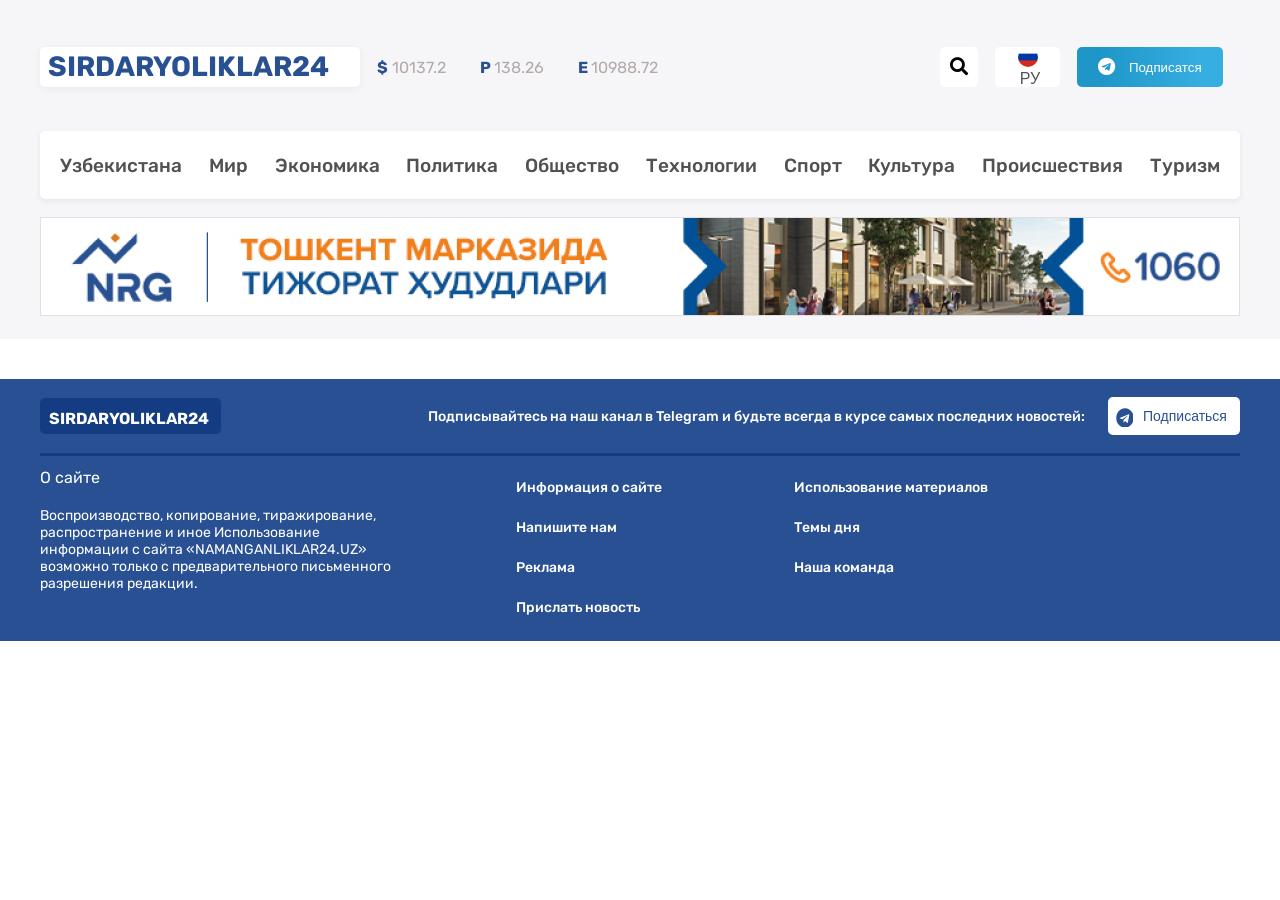
<file: write.html>
<!DOCTYPE html>
<html lang="en">

<head>
    <meta charset="UTF-8">
    <meta http-equiv="X-UA-Compatible" content="IE=edge">
    <meta name="viewport" content="width=device-width, initial-scale=1.0">
    <title>SIRDARYOLIKLAR24</title>
    <link rel="preconnect" href="https://fonts.gstatic.com">
    <link href="https://fonts.googleapis.com/css2?family=Rubik:wght@400;500&display=swap" rel="stylesheet">
    <link rel="stylesheet" href="https://cdnjs.cloudflare.com/ajax/libs/font-awesome/5.15.3/css/all.min.css" integrity="sha512-iBBXm8fW90+nuLcSKlbmrPcLa0OT92xO1BIsZ+ywDWZCvqsWgccV3gFoRBv0z+8dLJgyAHIhR35VZc2oM/gI1w==" crossorigin="anonymous" referrerpolicy="no-referrer">
    <link rel="stylesheet" href="./css/main.css">
</head>

<body>
    <header>
        <div class="header header__bg">
            <div class="container">
                <div class="box">
                    <div class="box__left left">
                        <a class="left__link" href="index.html">SIRDARYOLIKLAR24</a>
                        <p class="left__lorem"><span class="left__span">$</span> 10137.2</p>
                        <p class="left__lorem"><span class="left__span">P </span>138.26 </p>
                        <p class="left__lorem"><span class="left__span">E </span>10988.72</p>
                    </div>
                    <div class="box__right right">
                        <button class="right__button" type="submit">
                            <i class="fas fa-search  fa-lg"></i>
                        </button>
                        <button class="right__button-logo button-logo" type="submit">
                            <img class="button-logo__img" src="./img/Group1.png" style="border-radius: 50%;"
                                alt="image">
                            <span class="button-logo__text">РУ</span>
                        </button>
                        <button class="right__button-box " type="submit">
                            <i class="fab fa-telegram fa-lg"></i>
                            Подписатся</button>

                        <div class="modal__window">
                            <!-- <button class="show">Подписаться</button> -->
                            <div class="modal">
                                <div class="modal-window">
                                    <p class="modal__text">
                                        Подписывайтесь на наш канал в Telegram и будьте всегда в курсе самых последних
                                        новостей:</p>
                                    <button class="modal__btn"><a href="#" class="modal__link">Подписаться</a></button>
                                    <button class="btn-close"><img src="./img/emojione_heavy-multiplication-x.svg"
                                            alt="X"></button>
                                </div>
                            </div>
                        </div>
                    </div>

                </div>
                <div class="menu-logo menu-logo">
                    <ul class="menu__logo__menu menu">
                        <li class="menu__iytms"><a class="menu__link" href="#">Узбекистана</a></li>
                        <li class="menu__iytms"><a class="menu__link" href="#">Мир</a></li>
                        <li class="menu__iytms"><a class="menu__link" href="#">Экономика</a></li>
                        <li class="menu__iytms"><a class="menu__link" href="./politika.html">Политика</a></li>
                        <li class="menu__iytms"><a class="menu__link" href="#">Общество</a></li>
                        <li class="menu__iytms"><a class="menu__link" href="#">Технологии</a></li>
                        <li class="menu__iytms"><a class="menu__link" href="#">Спорт</a></li>
                        <li class="menu__iytms"><a class="menu__link" href="#">Культура</a></li>
                        <li class="menu__iytms"><a class="menu__link" href="#">Происшествия</a></li>
                        <li class="menu__iytms"><a class="menu__link" href="#">Туризм</a></li>
                    </ul>
                </div>
                <div class="img-logo">
                    <a href="https://google.com" target="_blank">
                        <img src="./img/nrg-banner2.jpg" alt="reklama">
                    </a>
                </div>
            </div>
        </div>
    </header>

    

    <footer class="footer">
        <div class="footer__container">
            <div class="footer__up">
                <a href="index.html" class="footer__heading">SIRDARYOLIKLAR24</a>
                <p class="footer__text">Подписывайтесь на наш канал в Telegram и будьте всегда в курсе самых последних
                    новостей:</p>
                <button class="btn"><a href="#" class="footer__link">Подписаться</a></button>
            </div>
            <hr class="footer__line">
            <div class="footer__down">
                <div class="info">
                    <p class="info__text">О сайте</p>
                    <p class="text">Воспроизводство, копирование, тиражирование, распространение и иное Использование информации с сайта «NAMANGANLIKLAR24.UZ» возможно только с предварительного письменного разрешения редакции.</p>
                </div>
                <div class="footer__text">
                    <ul class="footer__menu">
                        <li><a class="menu__link" href="#">Информация о сайте </a></li>
                        <li><a class="menu__link" href="cantacts.html">Напишите нам</a></li>
                        <li><a class="menu__link" href="#">Реклама </a></li>
                        <li><a class="menu__link" href="#">Прислать новость </a></li>
                    </ul>
                </div>
                <div class="footer__text">
                    <ul class="footer__menu">
                        <li><a class="menu__link" href="#">Использование материалов </a></li>
                        <li><a class="menu__link" href="#">Темы дня</a></li>
                        <li><a class="menu__link" href="#">Наша команда</a></li>
                </div>
            </div>

        </div>

    </footer>
</body>

</html>
</file>
<file: css/main.css>
* {
  margin: 0;
  padding: 0;
  -webkit-box-sizing: border-box;
          box-sizing: border-box;
}

body {
  font-family: 'Rubik', sans-serif;
  font-weight: 400;
}

ul {
  list-style-type: none;
}

a {
  text-decoration: none;
}

.container {
  width: 1200px;
  margin: 0 auto;
}

.header__bg {
  background-color: #F6F6F9;
  padding-bottom: 23px;
}

.header {
  display: -webkit-box;
  display: -ms-flexbox;
  display: flex;
  -webkit-box-pack: justify;
      -ms-flex-pack: justify;
          justify-content: space-between;
}

.header .box {
  display: -webkit-box;
  display: -ms-flexbox;
  display: flex;
  -webkit-box-pack: justify;
      -ms-flex-pack: justify;
          justify-content: space-between;
  padding-top: 47px;
}

.header .box .box__left {
  display: -webkit-box;
  display: -ms-flexbox;
  display: flex;
  -webkit-box-align: center;
      -ms-flex-align: center;
          align-items: center;
}

.header .box .box__left .left__link {
  display: inline-block;
  width: 320px;
  padding: 3px 6px 4px 8px;
  background: #FFFFFF;
  -webkit-box-shadow: 0px 2px 6px rgba(202, 202, 202, 0.25);
          box-shadow: 0px 2px 6px rgba(202, 202, 202, 0.25);
  border-radius: 5px;
  color: #295091;
  font-weight: bold;
  font-size: 28px;
}

.header .box .box__left .left__lorem {
  margin: 0 17px;
  font-size: 16px;
  color: #b3aaaa;
}

.header .box .box__left .left__lorem .left__span {
  color: #285193;
  font-weight: bold;
}

.header .box .box__right {
  display: -webkit-box;
  display: -ms-flexbox;
  display: flex;
  -webkit-box-pack: justify;
      -ms-flex-pack: justify;
          justify-content: space-between;
  width: 300px;
}

.header .box .box__right .right__button {
  border: none;
  cursor: pointer;
  background-color: #fff;
  width: 38.1px;
  height: 40px;
  border-radius: 5px;
}

.header .box .box__right .right__button-logo {
  border: none;
  cursor: pointer;
  width: 64.76px;
  height: 40px;
  background: #FFFFFF;
  border-radius: 5px;
  padding: 0 9px;
}

.header .box .box__right .right__button-logo .button-logo__text {
  margin-left: 5px;
  font-size: 16px;
  color: #535353;
  font-weight: 500;
}

.header .box .box__right .right__button-box {
  border: none;
  cursor: pointer;
  background-color: transparent;
  width: 146px;
  height: 40px;
  color: #ffff;
  background: -webkit-gradient(linear, left top, right top, color-stop(15.07%, #1E96C8), color-stop(85.96%, #37AEE2));
  background: linear-gradient(90deg, #1E96C8 15.07%, #37AEE2 85.96%);
  border-radius: 5px;
}

.header .box .box__right .right__button-box .fab {
  margin-right: 10px;
}

.header .menu-logo {
  background-color: #FFFFFF;
  -webkit-box-shadow: 0px 2px 5px rgba(159, 159, 159, 0.19);
          box-shadow: 0px 2px 5px rgba(159, 159, 159, 0.19);
  border-radius: 5px;
  margin-top: 44px;
}

.header .menu-logo .menu__logo__menu {
  display: -webkit-box;
  display: -ms-flexbox;
  display: flex;
  height: 68px;
  width: 1200px;
  -webkit-box-align: center;
      -ms-flex-align: center;
          align-items: center;
  -webkit-box-pack: justify;
      -ms-flex-pack: justify;
          justify-content: space-between;
  padding: 0 20px;
  -webkit-transition: .5s ease all;
  transition: .5s ease all;
}

.header .menu-logo .menu__logo__menu .menu__iytms .menu__link {
  font-weight: 500;
  font-size: 19px;
  color: #515151;
}

.header .menu-logo .menu__logo__menu .menu__iytms .menu__link:hover {
  color: #295093;
}

.header .img-logo {
  height: 99px;
  margin-top: 18px;
}

.bg {
  background-color: #F6F6F9;
  margin-top: 45px;
}

.diplay {
  display: -webkit-box;
  display: -ms-flexbox;
  display: flex;
  -webkit-box-align: center;
      -ms-flex-align: center;
          align-items: center;
  -webkit-box-pack: justify;
      -ms-flex-pack: justify;
          justify-content: space-between;
  -ms-flex-wrap: wrap;
      flex-wrap: wrap;
}

.span {
  font-weight: bold;
  color: #000000;
  font-size: 20px;
}

.box1 {
  position: relative;
  width: 232px;
  height: 50px;
  font-style: normal;
  font-weight: 500;
  font-size: 20px;
  line-height: 24px;
  color: #000000;
  margin-left: 130px;
}

.box1::before {
  position: absolute;
  display: inline-block;
  content: "";
  left: -70px;
  width: 43px;
  height: 45px;
  background-image: url(../img/icon-covid.png);
  background-repeat: no-repeat;
}

.box2 {
  position: relative;
  width: 161px;
  height: 52px;
  font-style: normal;
  font-weight: normal;
  font-size: 18px;
  line-height: 21px;
  color: #DB0000;
  margin-top: 40px;
  margin-bottom: 40px;
  padding-left: 84px;
  border-left: 2px solid #EB5569;
}

.box2::before {
  position: absolute;
  display: inline-block;
  content: "";
  left: 30px;
  width: 43px;
  height: 45px;
  background-image: url(../img/icon-infected.png);
  background-repeat: no-repeat;
}

.box3 {
  position: relative;
  width: 161px;
  height: 52px;
  font-style: normal;
  font-weight: normal;
  font-size: 18px;
  line-height: 21px;
  color: #05B135;
  margin-top: 41px;
  margin-bottom: 40px;
  padding-top: 2px;
  padding-left: 84px;
  border-left: 2px solid #F4CCD1;
}

.box3::before {
  position: absolute;
  display: inline-block;
  content: "";
  left: 30px;
  width: 43px;
  height: 45px;
  background-image: url(../img/icon-recovered.png);
  background-repeat: no-repeat;
}

.box4 {
  position: relative;
  width: 161px;
  height: 52px;
  font-style: normal;
  font-weight: normal;
  font-size: 18px;
  line-height: 21px;
  color: #000000;
  margin-right: 50px;
  margin-top: 41px;
  margin-bottom: 40px;
  padding-top: 2px;
  padding-left: 84px;
  border-left: 2px solid  #F4CCD1;
}

.box4::before {
  position: absolute;
  display: inline-block;
  content: "";
  left: 30px;
  width: 43px;
  height: 45px;
  background-image: url(../img/icon-dead.png);
  background-repeat: no-repeat;
  background-size: 90%;
}

.link {
  text-decoration: none;
}

.box_text {
  margin-bottom: 7px;
}

.container1 {
  width: 1200px;
  height: 133px;
  display: -webkit-box;
  display: -ms-flexbox;
  display: flex;
  -webkit-box-align: center;
      -ms-flex-align: center;
          align-items: center;
  -webkit-box-pack: justify;
      -ms-flex-pack: justify;
          justify-content: space-between;
  margin: 0 auto;
  -ms-flex-wrap: wrap;
      flex-wrap: wrap;
}

.widget {
  width: 386px;
}

.widget1 {
  margin-top: -20px;
}

.widget_img {
  width: 386px;
  height: 190px;
  margin-top: 18px;
}

.widget_paragirif {
  width: 380px;
  height: 42px;
  font-style: normal;
  font-weight: 500;
  font-size: 17px;
  line-height: 20px;
  color: #202020;
  margin-top: 11px;
  margin-bottom: 11px;
}

.widget_paragirifff {
  width: 370px;
  height: 22px;
  font-style: normal;
  font-weight: 500;
  font-size: 17px;
  line-height: 20px;
  color: #202020;
  margin-top: 11px;
  margin-bottom: 11px;
}

.widget_span {
  width: 125px;
  height: 19px;
  font-style: normal;
  font-weight: normal;
  font-size: 14px;
  line-height: 17px;
  color: #6B6D97;
}

.container2 {
  width: 1200px;
  height: 91px;
  background: rgba(239, 186, 84, 0.18);
  border-radius: 5px;
  display: -webkit-box;
  display: -ms-flexbox;
  display: flex;
  -webkit-box-align: center;
      -ms-flex-align: center;
          align-items: center;
  -webkit-box-pack: justify;
      -ms-flex-pack: justify;
          justify-content: space-between;
  margin: 0 auto;
}

.container2 {
  margin-top: 54px;
}

.container2_text {
  position: relative;
  width: 610px;
  height: 26px;
  margin-left: 72px;
  font-style: normal;
  font-weight: 500;
  font-size: 20px;
  line-height: 24px;
  color: #000000;
}

.container2_text::before {
  position: absolute;
  content: "";
  left: -50px;
  bottom: 0.5px;
  width: 31px;
  height: 35px;
  background-image: url(../img/bell-icon.png);
  cursor: pointer;
}

.buuton {
  width: 264px;
  height: 42px;
  font-weight: 500;
  font-size: 20px;
  line-height: 24px;
  color: #FFFFFF;
  outline: none;
  border: none;
  margin: 25px 20px 24px;
  padding: 8px 8px 8px 15px;
  background: -webkit-gradient(linear, left top, right top, from(#FE5C28), color-stop(88.43%, rgba(255, 139, 54, 0.9)));
  background: linear-gradient(90deg, #FE5C28 0%, rgba(255, 139, 54, 0.9) 88.43%);
  border-radius: 5px;
  cursor: pointer;
}

.modal {
  position: fixed;
  top: 0;
  left: 0;
  width: 100%;
  height: 100%;
  display: -webkit-box;
  display: -ms-flexbox;
  display: flex;
  -webkit-box-align: center;
      -ms-flex-align: center;
          align-items: center;
  -webkit-box-pack: center;
      -ms-flex-pack: center;
          justify-content: center;
  visibility: hidden;
  z-index: 10;
  opacity: 0;
  background-color: rgba(68, 81, 102, 0.24);
  -webkit-transition: all .09s ease;
  transition: all .09s ease;
}

.show {
  visibility: visible;
  z-index: 100;
  opacity: 1;
}

.modal-window {
  position: relative;
  z-index: 5;
  width: 819px;
  padding: 46px 0 32px 0;
  background-color: #fff;
  -webkit-box-shadow: 0px 0px 30px rgba(86, 86, 86, 0.25);
          box-shadow: 0px 0px 30px rgba(86, 86, 86, 0.25);
  border-radius: 5px;
}

.modal__text {
  font-weight: 500;
  font-size: 26px;
  line-height: 31px;
  text-align: center;
  color: #295093;
  width: 678px;
  height: 62px;
  margin-left: 78px;
}

.modal__btn {
  position: relative;
  background: -webkit-gradient(linear, left top, right top, color-stop(15.07%, #1E96C8), color-stop(85.96%, #37AEE2));
  background: linear-gradient(90deg, #1E96C8 15.07%, #37AEE2 85.96%);
  border-radius: 5px;
  padding: 17px 19px 12px 56px;
  width: 223px;
  height: 61px;
  border: none;
  margin-left: 305px;
  margin-top: 30px;
}

.modal__link {
  text-decoration: none;
  font-weight: 500;
  font-size: 24px;
  line-height: 28px;
  color: #FFFFFF;
}

.modal__btn::before {
  position: absolute;
  content: '';
  background: url("../img/cib_telegram.svg");
  width: 31px;
  height: 31px;
  margin-left: -50px;
}

.btn-close {
  cursor: pointer;
  border: none;
  background: none;
  width: 16px;
  height: 16px;
  position: absolute;
  right: 20px;
  top: 15px;
}

* {
  margin: 0;
  padding: 0;
}

:root {
  --background-color: #295093;
  --main-color: #ffffff;
  --line-color: #133C82;
}

.footer {
  background-color: var(--background-color);
  width: 100%;
  padding: 18px 0 13px;
  margin-top: 40px;
}

.footer__container {
  max-width: 1200px;
  margin: 0 auto;
}

.footer__up {
  display: -webkit-box;
  display: -ms-flexbox;
  display: flex;
  -webkit-box-align: center;
      -ms-flex-align: center;
          align-items: center;
  -webkit-box-pack: justify;
      -ms-flex-pack: justify;
          justify-content: space-between;
}

.footer__up .footer__heading {
  color: var(--main-color);
  font-weight: bold;
  font-size: 16px;
  line-height: 19px;
  background-color: var(--line-color);
  border-radius: 5px;
  /* transform: matrix(1, 0, 0, -1, 0, 0); */
  padding: 11px 12px 6px 9px;
  margin-right: 200px;
}

.footer__up .footer__text {
  font-weight: 500;
  font-size: 14px;
  line-height: 17px;
  color: var(--main-color);
}

.footer__up .btn {
  width: 132px;
  height: 38px;
  padding: 10px 11px 9px 33px;
  border-radius: 5px;
  background-color: var(--main-color);
  position: relative;
  border: none;
  cursor: pointer;
}

.footer__up .footer__link {
  color: var(--background-color);
  font-weight: 500;
  text-decoration: none;
  font-size: 14px;
  line-height: 17px;
}

.footer__up .btn::before {
  content: '';
  position: absolute;
  background: url("../img/Vector.svg");
  width: 17px;
  height: 19px;
  margin-left: -27px;
}

.footer__text {
  margin-right: 17px;
}

.footer__line {
  margin-top: 18px;
  background-color: var(--line-color);
  height: 3px;
  border: none;
}

.footer__down {
  display: -webkit-box;
  display: -ms-flexbox;
  display: flex;
  -webkit-box-align: start;
      -ms-flex-align: start;
          align-items: flex-start;
  margin-top: 12px;
}

.footer__down .text {
  width: 365px;
  height: 121px;
  margin-right: 111px;
  color: #fff;
  line-height: 17px;
  font-size: 14px;
}

.footer__down .info__text {
  margin-bottom: 20px;
  color: #fff;
}

.footer__down .footer__menu {
  list-style-type: none;
}

.footer__down .menu__link {
  font-weight: 500;
  font-size: 14px;
  line-height: 40px;
  color: var(--main-color);
  text-decoration: none;
  margin-right: 115px;
}

.last-news__title {
  font-weight: 500;
  font-size: 20px;
  line-height: 24px;
  margin-bottom: 13px;
}

.wrapper {
  display: -webkit-box;
  display: -ms-flexbox;
  display: flex;
  -webkit-box-pack: justify;
      -ms-flex-pack: justify;
          justify-content: space-between;
}

.wrapper .ls-wrapper .info-1 {
  width: 512px;
  height: 143px;
  padding-left: 265px;
  text-decoration: none;
  position: relative;
  margin-bottom: 8px;
}

.wrapper .ls-wrapper .info-1:before {
  position: absolute;
  content: url("../img/21sardoba.png");
  width: 252px;
  height: 143px;
  left: 0;
}

.wrapper .ls-wrapper .info-1 .info-1__title {
  width: 434px;
  font-weight: 500;
  font-size: 17px;
  line-height: 20px;
  color: #202020;
  margin-bottom: 8px;
}

.wrapper .ls-wrapper .info-1 .info-1__text {
  width: 512px;
  font-size: 15px;
  line-height: 18px;
  color: #434343;
  margin-bottom: 12px;
}

.wrapper .ls-wrapper .info-1 .info-1__time {
  font-size: 14px;
  line-height: 17px;
  color: #7688A4;
  position: relative;
  padding-left: 20px;
}

.wrapper .ls-wrapper .info-1 .info-1__time:before {
  position: absolute;
  content: url("../img/Vectorcalendar.png");
  width: 252px;
  height: 143px;
  left: 0;
}

.wrapper .ls-wrapper .info-2 {
  width: 512px;
  padding-left: 265px;
  text-decoration: none;
  position: relative;
  margin-bottom: 18px;
}

.wrapper .ls-wrapper .info-2:before {
  position: absolute;
  content: url("../img/23pre-speech.png");
  width: 252px;
  height: 143px;
  left: 0;
}

.wrapper .ls-wrapper .info-2 .info-2__title {
  width: 507px;
  font-weight: 500;
  font-size: 17px;
  line-height: 20px;
  color: #202020;
  margin-bottom: 8px;
}

.wrapper .ls-wrapper .info-2 .info-2__text {
  width: 512px;
  font-size: 15px;
  line-height: 18px;
  color: #434343;
  margin-bottom: 12px;
}

.wrapper .ls-wrapper .info-2 .info-2__time {
  font-size: 14px;
  line-height: 17px;
  color: #7688A4;
  position: relative;
  padding-left: 20px;
}

.wrapper .ls-wrapper .info-2 .info-2__time:before {
  position: absolute;
  content: url("../img/Vectorcalendar.png");
  width: 252px;
  height: 143px;
  left: 0;
}

.wrapper .ls-wrapper .info-3 {
  width: 512px;
  padding-left: 265px;
  text-decoration: none;
  position: relative;
  margin-bottom: 18px;
}

.wrapper .ls-wrapper .info-3:before {
  position: absolute;
  content: url("../img/24bus-in-way.png");
  width: 252px;
  height: 143px;
  left: 0;
}

.wrapper .ls-wrapper .info-3 .info-3__title {
  width: 523px;
  font-weight: 500;
  font-size: 17px;
  line-height: 20px;
  color: #202020;
  margin-bottom: 8px;
}

.wrapper .ls-wrapper .info-3 .info-3__text {
  width: 512px;
  font-size: 15px;
  line-height: 18px;
  color: #434343;
  margin-bottom: 12px;
}

.wrapper .ls-wrapper .info-3 .info-3__time {
  font-size: 14px;
  line-height: 17px;
  color: #7688A4;
  position: relative;
  padding-left: 20px;
}

.wrapper .ls-wrapper .info-3 .info-3__time:before {
  position: absolute;
  content: url("../img/Vectorcalendar.png");
  width: 252px;
  height: 143px;
  left: 0;
}

.wrapper .ls-wrapper .ls-wrapper__link {
  text-align: center;
}

.wrapper .ls-wrapper .ls-wrapper__link .ls-link__item {
  display: inline-block;
  padding: 10px 32px;
  border-radius: 5px;
  background-color: #295093;
  color: #fff;
  text-decoration: none;
}

.wrapper .rs-wrapper {
  width: 386px;
  height: 525px;
  background-color: #F6F6F9;
  border-radius: 5px;
  padding: 16px 19px 18px 20px;
  margin-top: -20px;
  -webkit-box-sizing: border-box;
          box-sizing: border-box;
}

.wrapper .rs-wrapper .rs__title {
  font-weight: 500;
  font-size: 20px;
  line-height: 24px;
  color: #202020;
  margin-bottom: 6px;
}

.wrapper .rs-wrapper .best-info {
  padding-bottom: 36px;
}

.wrapper .rs-wrapper .best-info .best-info__text {
  font-size: 17px;
  line-height: 20px;
  color: #202020;
  margin-bottom: 11px;
}

.wrapper .rs-wrapper .best-info .best-info__text a {
  color: #202020;
}

.wrapper .rs-wrapper .best-info .best-info__time {
  font-size: 14px;
  line-height: 17px;
  color: #7688A4;
  margin-bottom: 14px;
  position: relative;
  padding-bottom: 14px;
}

.wrapper .rs-wrapper .best-info .best-info__time::after {
  position: absolute;
  content: '';
  width: 346px;
  height: 4px;
  background-color: #e4e4e4;
  left: 0;
  bottom: 0;
  margin: 0 auto;
}

.wrapper .rs-wrapper .best-info .best-info__time-plus {
  font-size: 14px;
  line-height: 17px;
  color: #7688A4;
  margin-bottom: 14px;
}

.wrapper acide .best-info__image {
  margin-top: 20px;
}

.registretion {
  background-color: #fff;
  padding: 20px;
}

.registretion .registretion__title {
  font-size: 24px;
  font-weight: 500;
  margin-bottom: 20px;
}

.registretion .container {
  display: -webkit-box;
  display: -ms-flexbox;
  display: flex;
  -webkit-box-orient: horizontal;
  -webkit-box-direction: normal;
      -ms-flex-direction: row;
          flex-direction: row;
}

.registretion .container .registretion__form-group {
  width: 50%;
  display: -webkit-box;
  display: -ms-flexbox;
  display: flex;
  -webkit-box-orient: vertical;
  -webkit-box-direction: normal;
      -ms-flex-direction: column;
          flex-direction: column;
  -webkit-box-align: start;
      -ms-flex-align: start;
          align-items: flex-start;
}

.registretion .container .registretion__form-group .form-group__inpud {
  width: 600px;
  height: 50px;
  background-color: #F1F1F1;
  padding-left: 10px;
  margin-bottom: 20px;
  border: 2px solid #cfcdcd;
  border-radius: 4px;
  outline: none;
}

.registretion .container .registretion__form-group .form-group__textarea {
  width: 600px;
  height: 307px;
  background-color: #F1F1F1;
  border: 2px solid #cfcdcd;
  border-radius: 5px;
  outline: none;
  padding: 10px;
  resize: none;
  margin-bottom: 20px;
}

.registretion .container .registretion__form-group .input {
  visibility: hidden;
  position: absolute;
}

.registretion .container .registretion__form-group .label {
  position: relative;
  display: inline-block;
  color: #888;
  padding: 15px 55px 14px 26px;
  border: 2px solid rgba(40, 81, 147, 0.3);
  border-radius: 5px;
  background-color: #F1F1F1;
}

.registretion .container .registretion__form-group .label::after {
  content: '';
  position: absolute;
  bottom: 12px;
  right: 19px;
  background-image: url(../img/Frame.svg);
  background-repeat: no-repeat;
  background-size: cover;
  width: 24px;
  height: 24px;
}

.registretion .container .registretion__form-group .input__password {
  display: -webkit-box;
  display: -ms-flexbox;
  display: flex;
  -webkit-box-align: center;
      -ms-flex-align: center;
          align-items: center;
}

.registretion .container .registretion__form-group .input__password .form-group__password {
  width: 221px;
  height: 50px;
  background-color: #F1F1F1;
  border: 2px solid #cfcdcd;
  border-radius: 5px;
  outline: none;
  padding-left: 10px;
  margin: 20px 0;
  margin-right: 18px;
}

.registretion .container .registretion__form-group .input__password .label__password {
  display: inline-block;
}

.registretion .container .registretion__form-group .form-group__btn {
  display: inline-block;
  width: 221px;
  height: 50px;
  background-color: #295093;
  border: none;
  border-radius: 5px;
  cursor: pointer;
  font-size: 18px;
  font-weight: 700;
  color: #fff;
}

.registretion .container .registretion__section {
  width: 50%;
  display: -webkit-box;
  display: -ms-flexbox;
  display: flex;
  -webkit-box-pack: center;
      -ms-flex-pack: center;
          justify-content: center;
  background-color: #fff;
}

.registretion .container .registretion__section .section__content {
  width: 510px;
  height: 280px;
  -webkit-box-shadow: -6px 8px 9px rgba(41, 80, 145, 0.25);
          box-shadow: -6px 8px 9px rgba(41, 80, 145, 0.25);
  border-radius: 5px;
  padding: 20px 20px 0;
}

.registretion .container .registretion__section .section__content .content__title {
  font-size: 28px;
  font-weight: 700;
  color: #295091;
  text-align: end;
  text-transform: uppercase;
}

.registretion .container .registretion__section .section__content .content__item {
  display: -webkit-box;
  display: -ms-flexbox;
  display: flex;
  -webkit-box-orient: horizontal;
  -webkit-box-direction: normal;
      -ms-flex-direction: row;
          flex-direction: row;
  -webkit-box-align: center;
      -ms-flex-align: center;
          align-items: center;
  -webkit-box-pack: justify;
      -ms-flex-pack: justify;
          justify-content: space-between;
}

.registretion .container .registretion__section .section__content .content__item .content__item-text {
  font-size: 18px;
  font-weight: 400;
  font-style: normal;
  color: #888;
  margin: 16px 0;
}

.registretion .container .registretion__section .section__content .content__item .content__item-link {
  text-decoration: none;
  color: #888;
}

.registretion .container .registretion__section .section__content .content__item .content__item-icons {
  display: -webkit-box;
  display: -ms-flexbox;
  display: flex;
  -webkit-box-orient: horizontal;
  -webkit-box-direction: normal;
      -ms-flex-direction: row;
          flex-direction: row;
}

.registretion .container .registretion__section .section__content .content__item .content__item-icons .icon {
  font-size: 23px;
  padding: 0 10px;
  color: #295091;
}

.registretion .container .registretion__section .section__content .content__item .content__item-btn {
  width: 150px;
  height: 33px;
  background-color: #295091;
  border: none;
  border-radius: 5px;
  cursor: pointer;
  font-size: 18px;
  font-weight: 400;
  color: #fff;
}

.registretion .container .registretion__section .section__content .content__item .content__item-btn .fab {
  margin-left: 10px;
}

.registretion .container .registretion__section .section__content .content__item .content__item-shops {
  background-color: #D6DEEA;
  width: 111px;
  height: 33px;
  border-radius: 5px;
  padding: 6px 10px;
  position: relative;
  outline: none;
  border: none;
}

.registretion .container .registretion__section .section__content .content__item .content__item-shops .shops__title {
  display: -webkit-box;
  display: -ms-flexbox;
  display: flex;
  -webkit-box-pack: end;
      -ms-flex-pack: end;
          justify-content: flex-end;
  -webkit-box-align: center;
      -ms-flex-align: center;
          align-items: center;
  font-size: 12px;
  font-weight: 600;
  color: #295091;
}

.registretion .container .registretion__section .section__content .content__item .content__item-shops .shops__text {
  display: -webkit-box;
  display: -ms-flexbox;
  display: flex;
  -webkit-box-pack: end;
      -ms-flex-pack: end;
          justify-content: flex-end;
  -webkit-box-align: center;
      -ms-flex-align: center;
          align-items: center;
  font-size: 10px;
  color: #295091;
}

.registretion .container .registretion__section .section__content .content__item .content__item-shops::before {
  content: "";
  width: 30px;
  height: 30px;
  position: absolute;
  left: 0;
  top: 0;
  background-image: url(..//img/images2.png);
  background-position: center;
  background-size: cover;
  background-repeat: no-repeat;
}

.registretion .container .registretion__section .section__content .content__item .content__item-shops2 {
  background-color: #D6DEEA;
  width: 111px;
  height: 33px;
  border-radius: 5px;
  padding: 6px 10px;
  position: relative;
  outline: none;
  border: none;
}

.registretion .container .registretion__section .section__content .content__item .content__item-shops2 .shops__title {
  display: -webkit-box;
  display: -ms-flexbox;
  display: flex;
  -webkit-box-pack: end;
      -ms-flex-pack: end;
          justify-content: flex-end;
  -webkit-box-align: center;
      -ms-flex-align: center;
          align-items: center;
  font-size: 12px;
  font-weight: 600;
  color: #295091;
}

.registretion .container .registretion__section .section__content .content__item .content__item-shops2 .shops__text {
  display: -webkit-box;
  display: -ms-flexbox;
  display: flex;
  -webkit-box-pack: end;
      -ms-flex-pack: end;
          justify-content: flex-end;
  -webkit-box-align: center;
      -ms-flex-align: center;
          align-items: center;
  font-size: 10px;
  color: #295091;
}

.registretion .container .registretion__section .section__content .content__item .content__item-shops2::before {
  content: "";
  width: 20px;
  height: 20px;
  position: absolute;
  left: 0;
  top: 5;
  background-image: url(..//img/apple.png);
  background-position: center;
  background-size: cover;
  background-repeat: no-repeat;
}
</file>
<file: css/normilze.css>
/*! normalize.css v8.0.1 | MIT License | github.com/necolas/normalize.css */

/* Document
   ========================================================================== */

/**
 * 1. Correct the line height in all browsers.
 * 2. Prevent adjustments of font size after orientation changes in iOS.
 */

 html {
    line-height: 1.15; /* 1 */
    -webkit-text-size-adjust: 100%; /* 2 */
  }
  
  /* Sections
     ========================================================================== */
  
  /**
   * Remove the margin in all browsers.
   */
  
  body {
    margin: 0;
  }
  
  /**
   * Render the `main` element consistently in IE.
   */
  
  main {
    display: block;
  }
  
  /**
   * Correct the font size and margin on `h1` elements within `section` and
   * `article` contexts in Chrome, Firefox, and Safari.
   */
  
  h1 {
    font-size: 2em;
    margin: 0.67em 0;
  }
  
  /* Grouping content
     ========================================================================== */
  
  /**
   * 1. Add the correct box sizing in Firefox.
   * 2. Show the overflow in Edge and IE.
   */
  
  hr {
    box-sizing: content-box; /* 1 */
    height: 0; /* 1 */
    overflow: visible; /* 2 */
  }
  
  /**
   * 1. Correct the inheritance and scaling of font size in all browsers.
   * 2. Correct the odd `em` font sizing in all browsers.
   */
  
  pre {
    font-family: monospace, monospace; /* 1 */
    font-size: 1em; /* 2 */
  }
  
  /* Text-level semantics
     ========================================================================== */
  
  /**
   * Remove the gray background on active links in IE 10.
   */
  
  a {
    background-color: transparent;
  }
  
  /**
   * 1. Remove the bottom border in Chrome 57-
   * 2. Add the correct text decoration in Chrome, Edge, IE, Opera, and Safari.
   */
  
  abbr[title] {
    border-bottom: none; /* 1 */
    text-decoration: underline; /* 2 */
    text-decoration: underline dotted; /* 2 */
  }
  
  /**
   * Add the correct font weight in Chrome, Edge, and Safari.
   */
  
  b,
  strong {
    font-weight: bolder;
  }
  
  /**
   * 1. Correct the inheritance and scaling of font size in all browsers.
   * 2. Correct the odd `em` font sizing in all browsers.
   */
  
  code,
  kbd,
  samp {
    font-family: monospace, monospace; /* 1 */
    font-size: 1em; /* 2 */
  }
  
  /**
   * Add the correct font size in all browsers.
   */
  
  small {
    font-size: 80%;
  }
  
  /**
   * Prevent `sub` and `sup` elements from affecting the line height in
   * all browsers.
   */
  
  sub,
  sup {
    font-size: 75%;
    line-height: 0;
    position: relative;
    vertical-align: baseline;
  }
  
  sub {
    bottom: -0.25em;
  }
  
  sup {
    top: -0.5em;
  }
  
  /* Embedded content
     ========================================================================== */
  
  /**
   * Remove the border on images inside links in IE 10.
   */
  
  img {
    border-style: none;
  }
  
  /* Forms
     ========================================================================== */
  
  /**
   * 1. Change the font styles in all browsers.
   * 2. Remove the margin in Firefox and Safari.
   */
  
  button,
  input,
  optgroup,
  select,
  textarea {
    font-family: inherit; /* 1 */
    font-size: 100%; /* 1 */
    line-height: 1.15; /* 1 */
    margin: 0; /* 2 */
  }
  
  /**
   * Show the overflow in IE.
   * 1. Show the overflow in Edge.
   */
  
  button,
  input { /* 1 */
    overflow: visible;
  }
  
  /**
   * Remove the inheritance of text transform in Edge, Firefox, and IE.
   * 1. Remove the inheritance of text transform in Firefox.
   */
  
  button,
  select { /* 1 */
    text-transform: none;
  }
  
  /**
   * Correct the inability to style clickable types in iOS and Safari.
   */
  
  button,
  [type="button"],
  [type="reset"],
  [type="submit"] {
    -webkit-appearance: button;
  }
  
  /**
   * Remove the inner border and padding in Firefox.
   */
  
  button::-moz-focus-inner,
  [type="button"]::-moz-focus-inner,
  [type="reset"]::-moz-focus-inner,
  [type="submit"]::-moz-focus-inner {
    border-style: none;
    padding: 0;
  }
  
  /**
   * Restore the focus styles unset by the previous rule.
   */
  
  button:-moz-focusring,
  [type="button"]:-moz-focusring,
  [type="reset"]:-moz-focusring,
  [type="submit"]:-moz-focusring {
    outline: 1px dotted ButtonText;
  }
  
  /**
   * Correct the padding in Firefox.
   */
  
  fieldset {
    padding: 0.35em 0.75em 0.625em;
  }
  
  /**
   * 1. Correct the text wrapping in Edge and IE.
   * 2. Correct the color inheritance from `fieldset` elements in IE.
   * 3. Remove the padding so developers are not caught out when they zero out
   *    `fieldset` elements in all browsers.
   */
  
  legend {
    box-sizing: border-box; /* 1 */
    color: inherit; /* 2 */
    display: table; /* 1 */
    max-width: 100%; /* 1 */
    padding: 0; /* 3 */
    white-space: normal; /* 1 */
  }
  
  /**
   * Add the correct vertical alignment in Chrome, Firefox, and Opera.
   */
  
  progress {
    vertical-align: baseline;
  }
  
  /**
   * Remove the default vertical scrollbar in IE 10+.
   */
  
  textarea {
    overflow: auto;
  }
  
  /**
   * 1. Add the correct box sizing in IE 10.
   * 2. Remove the padding in IE 10.
   */
  
  [type="checkbox"],
  [type="radio"] {
    box-sizing: border-box; /* 1 */
    padding: 0; /* 2 */
  }
  
  /**
   * Correct the cursor style of increment and decrement buttons in Chrome.
   */
  
  [type="number"]::-webkit-inner-spin-button,
  [type="number"]::-webkit-outer-spin-button {
    height: auto;
  }
  
  /**
   * 1. Correct the odd appearance in Chrome and Safari.
   * 2. Correct the outline style in Safari.
   */
  
  [type="search"] {
    -webkit-appearance: textfield; /* 1 */
    outline-offset: -2px; /* 2 */
  }
  
  /**
   * Remove the inner padding in Chrome and Safari on macOS.
   */
  
  [type="search"]::-webkit-search-decoration {
    -webkit-appearance: none;
  }
  
  /**
   * 1. Correct the inability to style clickable types in iOS and Safari.
   * 2. Change font properties to `inherit` in Safari.
   */
  
  ::-webkit-file-upload-button {
    -webkit-appearance: button; /* 1 */
    font: inherit; /* 2 */
  }
  
  /* Interactive
     ========================================================================== */
  
  /*
   * Add the correct display in Edge, IE 10+, and Firefox.
   */
  
  details {
    display: block;
  }
  
  /*
   * Add the correct display in all browsers.
   */
  
  summary {
    display: list-item;
  }
  
  /* Misc
     ========================================================================== */
  
  /**
   * Add the correct display in IE 10+.
   */
  
  template {
    display: none;
  }
  
  /**
   * Add the correct display in IE 10.
   */
  
  [hidden] {
    display: none;
  }
</file>
